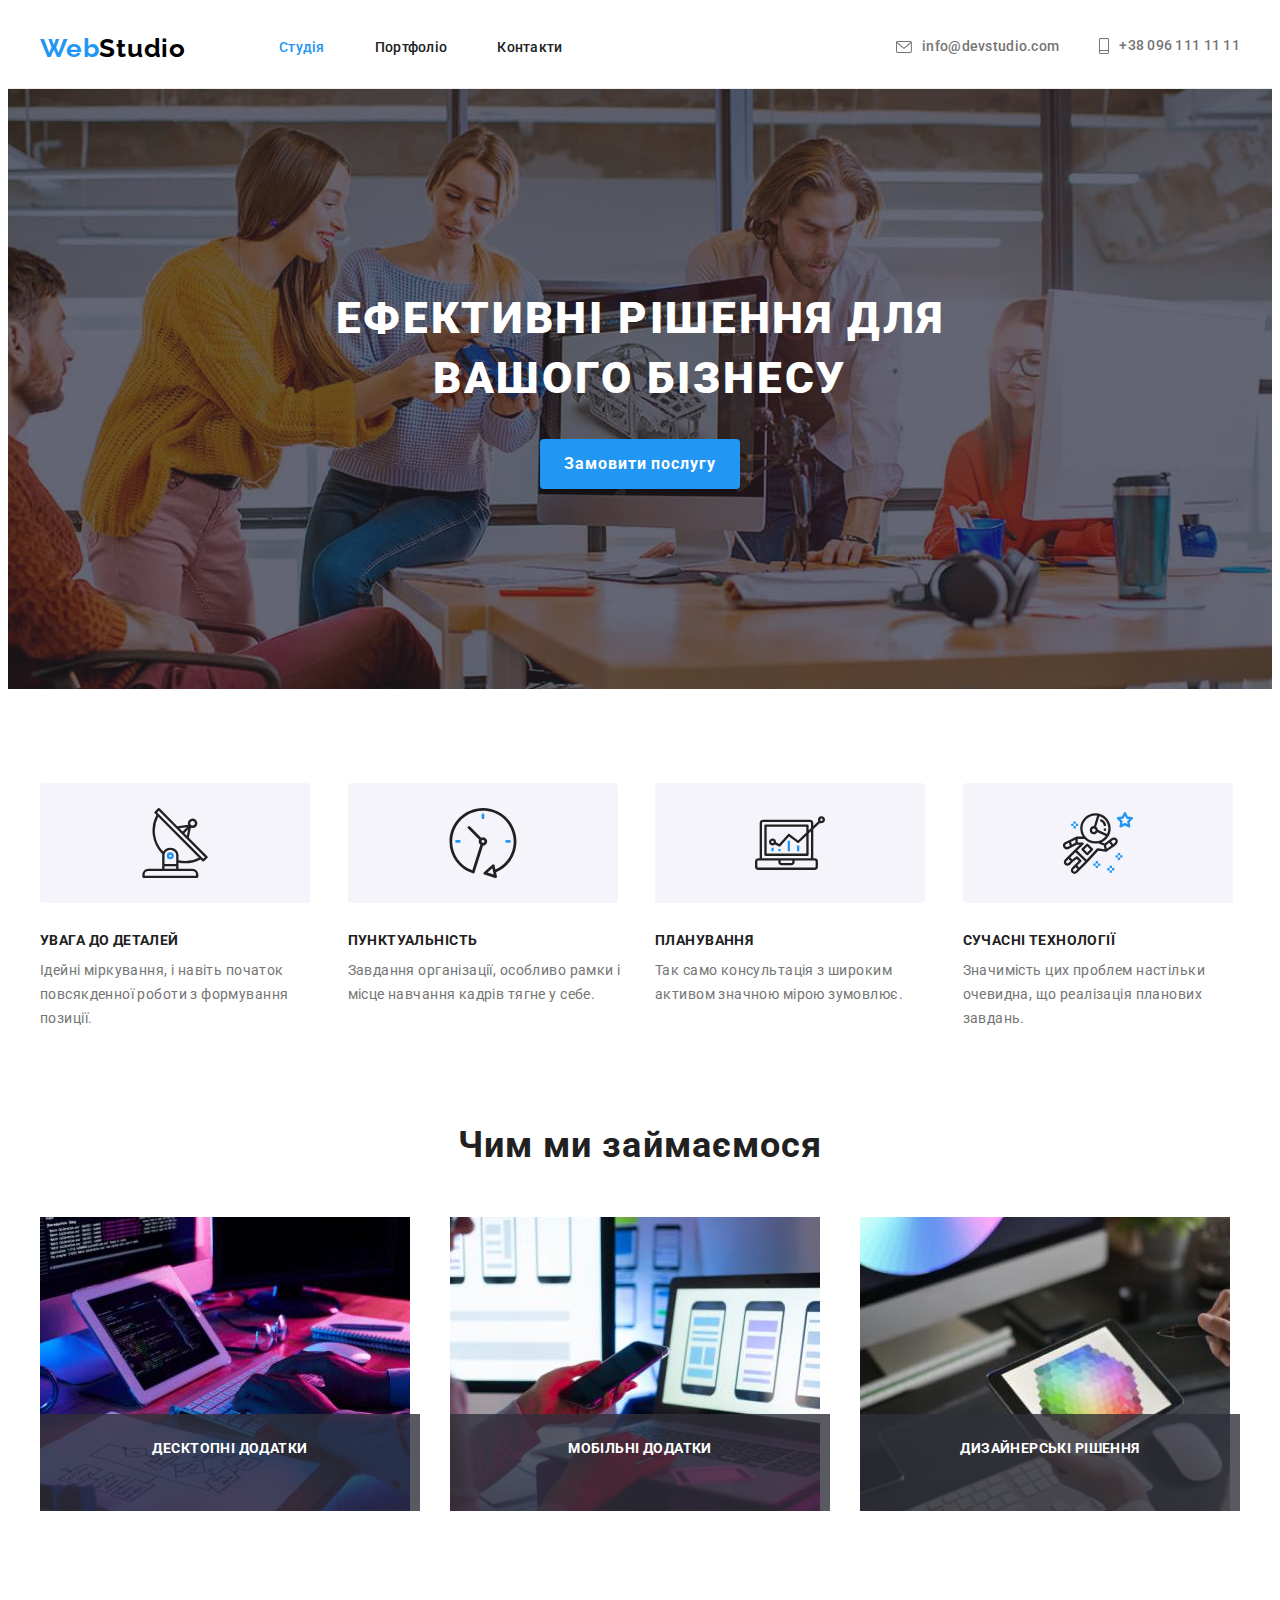
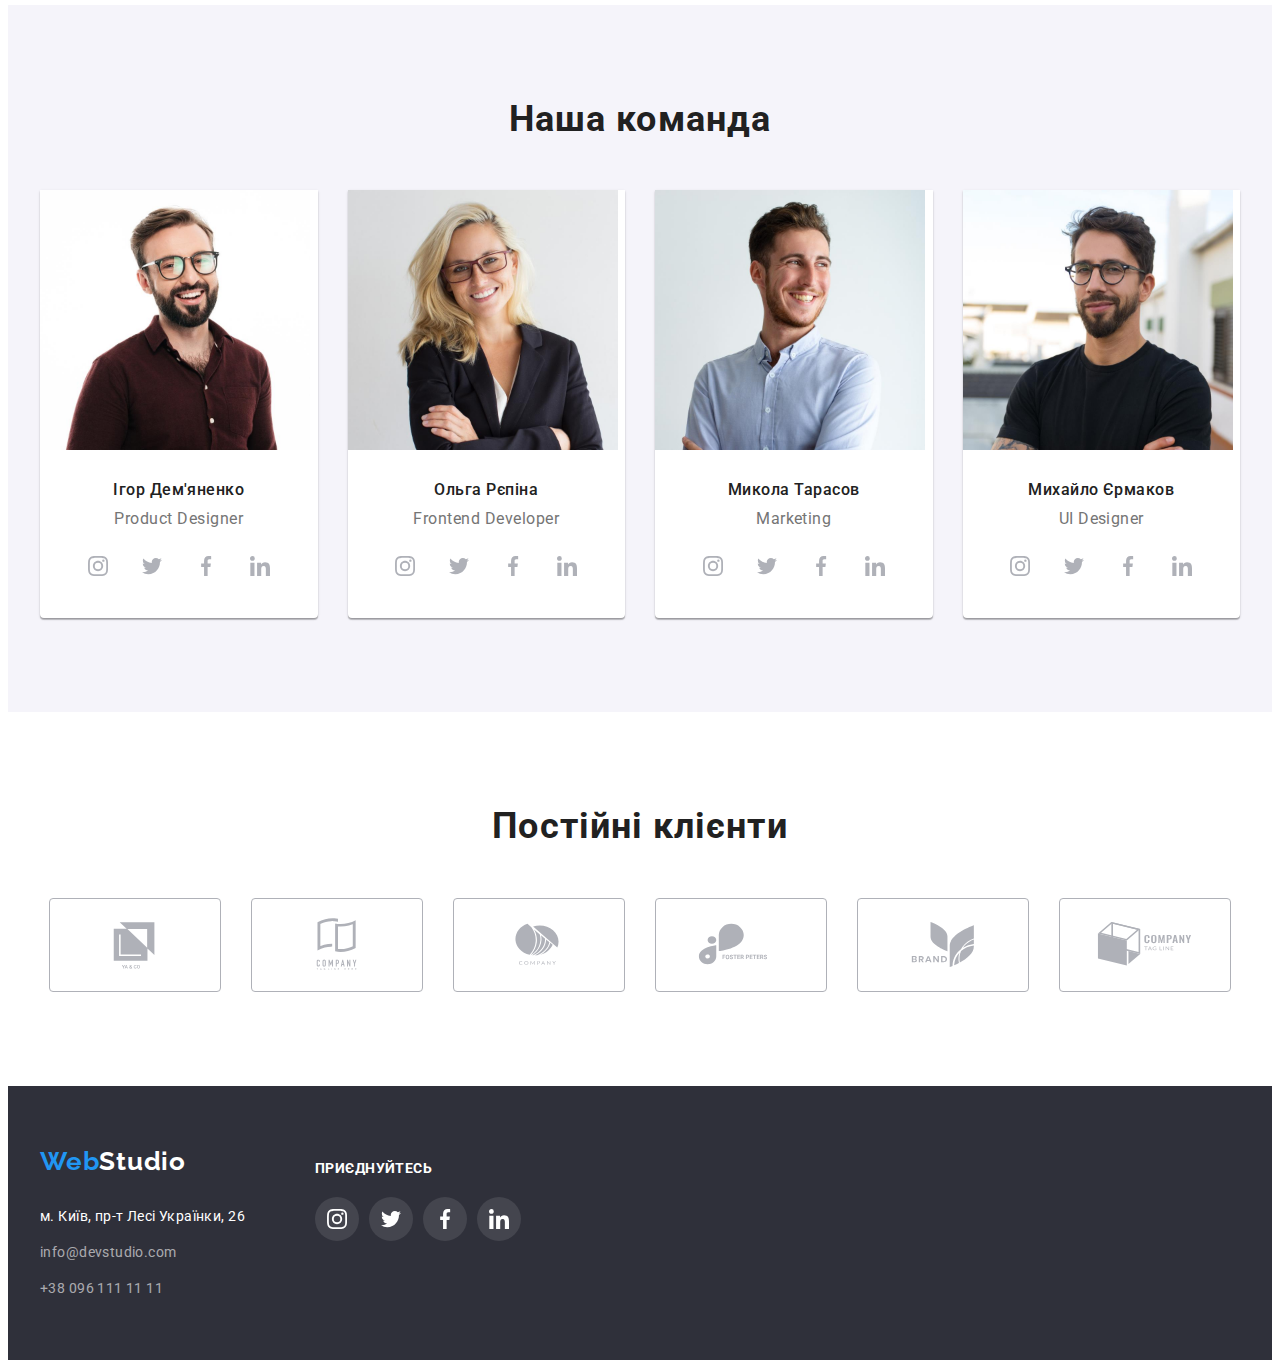
<file: index.html>
<!DOCTYPE html>
<html lang="uk">
  <head>
    <meta charset="UTF-8" />
    <meta name="viewport" content="width=device-width, initial-scale=1.0" />

    <link rel="preconnect" href="https://fonts.googleapis.com" />
    <link rel="preconnect" href="https://fonts.gstatic.com" crossorigin />
    <link
      href="https://fonts.googleapis.com/css2?family=Raleway:wght@700&family=Roboto:wght@400;500;700;900&display=swap"
      rel="stylesheet"
    />
    <link
      rel="stylesheet"
      href="https://cdnjs.cloudflare.com/ajax/libs/modern-normalize/1.1.0/modern-normalize.min.css"
      integrity="sha512-wpPYUAdjBVSE4KJnH1VR1HeZfpl1ub8YT/NKx4PuQ5NmX2tKuGu6U/JRp5y+Y8XG2tV+wKQpNHVUX03MfMFn9Q=="
      crossorigin="anonymous"
      referrerpolicy="no-referrer"
    />
    <link rel="stylesheet" href="./css/styles.css" />
    <title>Document</title>
  </head>
  <body>
    <header class="header-page">
      <div class="container main-nav">
        <nav class="logotype">
          <a href="#" class="logo"><span class="logo-style">Web</span>Studio</a>
          <ul class="site-nav list">
            <li class="item">
              <a href="./index.html" class="link current">Студія</a>
            </li>
            <li class="item">
              <a href="./portfolio.html" class="link">Портфоліо</a>
            </li>
            <li class="item"><a href="#" class="link">Контакти</a></li>
          </ul>
        </nav>
        <ul class="contact-nav list">
          <li class="item">
            <a href="mailto:info@devstudio.com" class="header-link"
              ><svg width="16" height="12" class="contact-icon">
                <use href="./images/icons.svg#icon-mail"></use></svg>info@devstudio.com</a>
          </li>
          <li class="item">
            <a href="tel:+380961111111" class="header-link"
              ><svg width="10" height="16" class="contact-icon">
                <use href="./images/icons.svg#icon-phone"></use></svg>+38 096 111 11 11</a>
          </li>
        </ul>
      </div>
    </header>
    <main>
      <section class="hero-title">
        <h1 class="hero-text">
          Ефективні рішення для <br />
          вашого бізнесу
        </h1>
        <button class="btn-hero btn" type="button">Замовити послугу</button>
      </section>
      <!--Особливості-->
      <section class="section">
        <div class="container">
          <h2 class="visually-hidden">Особливості</h2>
          <ul class="feature-list">
            <li class="feature-title">
              <div class="feature-icon">
                <svg width="70" height="70">
                  <use href="./images/icons.svg#icon-antenna"></use>
                </svg>
              </div>
              <h3 class="title">УВАГА ДО ДЕТАЛЕЙ</h3>
              <p class="text">
                Ідейні міркування, і навіть початок повсякденної роботи з
                формування позиції.
              </p>
            </li>
            <li class="feature-title">
              <div class="feature-icon">
                <svg width="70" height="70">
                  <use href="./images/icons.svg#icon-clock"></use>
                </svg>
              </div>
              <h3 class="title">ПУНКТУАЛЬНІСТЬ</h3>
              <p class="text">
                Завдання організації, особливо рамки і місце навчання кадрів
                тягне у себе.
              </p>
            </li>
            <li class="feature-title">
              <div class="feature-icon">
                <svg width="70" height="70">
                  <use href="./images/icons.svg#icon-diagram"></use>
                </svg>
              </div>
              <h3 class="title">ПЛАНУВАННЯ</h3>
              <p class="text">
                Так само консультація з широким активом значною мірою зумовлює.
              </p>
            </li>
            <li class="feature-title">
              <div class="feature-icon">
                <svg width="70" height="70">
                  <use href="./images/icons.svg#icon-astronaut"></use>
                </svg>
              </div>
              <h3 class="title">СУЧАСНІ ТЕХНОЛОГІЇ</h3>
              <p class="text">
                Значимість цих проблем настільки очевидна, що реалізація
                планових завдань.
              </p>
            </li>
          </ul>
        </div>
      </section>
      <!--Чим ми займаємося-->
      <section class="section-work">
        <div class="container">
          <h2 class="work">Чим ми займаємося</h2>
          <ul class="example">
            <li class="card">
              <div class="card-box">
              <img src="./images/photo1.jpg" alt="Computer" width="370" />
              <p class="card-label">Десктопні додатки</p>
              </div>              
            </li>
            <li class="card">
              <div class="card-box">
              <img src="./images/photo2.jpg" alt="Laptop" width="370" />
              <p class="card-label">Мобільні додатки</p>
              </div>              
            </li>
            <li class="card">
              <div class="card-box">
              <img src="./images/photo3.jpg" alt="Tablet" width="370" />
              <p class="card-label">Дизайнерські рішення</p>
              </div>
              
            </li>
          </ul>
        </div>
      </section>
      <!--Наша команда-->
      <section class="team section">
        <div class="container">
          <h2 class="team-photo">Наша команда</h2>
          <ul class="folder">
            <li class="team-box">
              <img src="./images/phototeam1.jpg" alt="Ihor" width="270" />
              <div class="igor">
                <h3 class="team-name">Ігор Дем'яненко</h3>
                <p class="team-list">Product Designer</p>
              </div>

              <ul class="team-social-list list">
                <li class="team-social-items">
                  <a href="#" class="team-social-link">
                    <svg width="20" height="20" class="team-soc-icons">
                      <use href="./images/icons.svg#icon-instagram"></use>
                    </svg>
                  </a>
                </li>
                <li class="team-social-items">
                  <a href="#" class="team-social-link link">
                    <svg width="20" height="20" class="team-soc-icons">
                      <use href="./images/icons.svg#icon-twitter"></use>
                    </svg>
                  </a>
                </li>
                <li class="team-social-items">
                  <a href="#" class="team-social-link link">
                    <svg width="20" height="20" class="team-soc-icons">
                      <use href="./images/icons.svg#icon-facebook"></use>
                    </svg>
                  </a>
                </li>
                <li class="team-social-items">
                  <a href="#" class="team-social-link link">
                    <svg width="20" height="20" class="team-soc-icons">
                      <use href="./images/icons.svg#icon-linkedin"></use>
                    </svg>
                  </a>
                </li>
              </ul>
            </li>
            <li class="team-box">
              <img src="./images/phototeam2.jpg" alt="Olga" width="270" />
              <div class="olga">
                <h3 class="team-name">Ольга Рєпіна</h3>
                <p class="team-list">Frontend Developer</p>
              </div>
              <ul class="team-social-list list">
                <li class="team-social-items">
                  <a href="#" class="team-social-link link">
                    <svg width="20" height="20" class="team-soc-icons">
                      <use href="./images/icons.svg#icon-instagram"></use>
                    </svg>
                  </a>
                </li>
                <li class="team-social-items">
                  <a href="#" class="team-social-link link">
                    <svg width="20" height="20" class="team-soc-icons">
                      <use href="./images/icons.svg#icon-twitter"></use>
                    </svg>
                  </a>
                </li>
                <li class="team-social-items">
                  <a href="#" class="team-social-link link">
                    <svg width="20" height="20" class="team-soc-icons">
                      <use href="./images/icons.svg#icon-facebook"></use>
                    </svg>
                  </a>
                </li>
                <li class="team-social-items">
                  <a href="#" class="team-social-link link">
                    <svg width="20" height="20" class="team-soc-icons">
                      <use href="./images/icons.svg#icon-linkedin"></use>
                    </svg>
                  </a>
                </li>
              </ul>
            </li>
            <li class="team-box">
              <img src="./images/phototeam3.jpg" alt="Mikola" width="270" />
              <div class="kolya">
                <h3 class="team-name">Микола Тарасов</h3>
                <p class="team-list">Marketing</p>
              </div>
              <ul class="team-social-list list">
                <li class="team-social-items">
                  <a href="#" class="team-social-link link">
                    <svg width="20" height="20" class="team-soc-icons">
                      <use href="./images/icons.svg#icon-instagram"></use>
                    </svg>
                  </a>
                </li>
                <li class="team-social-items">
                  <a href="#" class="team-social-link link">
                    <svg width="20" height="20" class="team-soc-icons">
                      <use href="./images/icons.svg#icon-twitter"></use>
                    </svg>
                  </a>
                </li>
                <li class="team-social-items">
                  <a href="#" class="team-social-link link">
                    <svg width="20" height="20" class="team-soc-icons">
                      <use href="./images/icons.svg#icon-facebook"></use>
                    </svg>
                  </a>
                </li>
                <li class="team-social-items">
                  <a href="#" class="team-social-link link">
                    <svg width="20" height="20" class="team-soc-icons">
                      <use href="./images/icons.svg#icon-linkedin"></use>
                    </svg>
                  </a>
                </li>
              </ul>
            </li>
            <li class="team-box">
              <img src="./images/phototeam4.jpg" alt="Mihaylo" width="270" />
              <div class="miha">
                <h3 class="team-name">Михайло Єрмаков</h3>
                <p class="team-list">UI Designer</p>
              </div>
              <ul class="team-social-list list">
                <li class="team-social-items">
                  <a href="#" class="team-social-link link">
                    <svg width="20" height="20" class="team-soc-icons">
                      <use href="./images/icons.svg#icon-instagram"></use>
                    </svg>
                  </a>
                </li>
                <li class="team-social-items">
                  <a href="#" class="team-social-link link">
                    <svg width="20" height="20" class="team-soc-icons">
                      <use href="./images/icons.svg#icon-twitter"></use>
                    </svg>
                  </a>
                </li>
                <li class="team-social-items">
                  <a href="#" class="team-social-link link">
                    <svg width="20" height="20" class="team-soc-icons">
                      <use href="./images/icons.svg#icon-facebook"></use>
                    </svg>
                  </a>
                </li>
                <li class="team-social-items">
                  <a href="#" class="team-social-link link">
                    <svg width="20" height="20" class="team-soc-icons">
                      <use href="./images/icons.svg#icon-linkedin"></use>
                    </svg>
                  </a>
                </li>
              </ul>
            </li>
          </ul>
        </div>
      </section>
      <!--Постійні клієнти-->
      <section class="section-clients">
        <div class="container">
          <h2 class="clients-title">Постійні клієнти</h2>
          <ul class="clients-list">
            <li class="clients-icon">
              <a href="#" class="icon-link"
                ><svg width="106" height="60" class="company-icon">
                  <use href="./images/icons.svg#icon-YaCo"></use></svg></a>
            </li>
            <li class="clients-icon">
              <a href="#" class="icon-link"
                ><svg width="106" height="60" class="company-icon">
                  <use href="./images/icons.svg#icon-Tagline"></use></svg></a>
            </li>
            <li class="clients-icon">
              <a href="#" class="icon-link"
                ><svg width="106" height="60" class="company-icon">
                  <use href="./images/icons.svg#icon-Company"></use></svg></a>
            </li>
            <li class="clients-icon">
              <a href="#" class="icon-link"
                ><svg width="106" height="60" class="company-icon">
                  <use href="./images/icons.svg#icon-Foster"></use></svg></a>
            </li>
            <li class="clients-icon">
              <a href="#" class="icon-link"
                ><svg width="106" height="60" class="company-icon">
                  <use href="./images/icons.svg#icon-Brand"></use></svg></a>
            </li>
            <li class="clients-icon">
              <a href="#" class="icon-link"
                ><svg width="106" height="60" class="company-icon">
                  <use href="./images/icons.svg#icon-CoTagLi"></use></svg></a>
            </li>
          </ul>
        </div>
      </section>
    </main>
    <footer class="footer-title">
      <div class="container foot-nav">
      <div class="footer-nav">
        <a href="#" class="logo-foot-site"
          ><span class="logo-style">Web</span
          ><span class="logo-footer">Studio</span></a>
        <address class="adress-sity">
          <p class="adress">м. Київ, пр-т Лесі Українки, 26</p>
          <ul class="contact-info">
            <li class="contacttomail">
              <a class="contact" href="mailto:info@devstudio.com"
                >info@devstudio.com</a
              >
            </li>
            <li class="contacttotel">
              <a class="contact" href="tel:+380961111111">+38 096 111 11 11</a>
            </li>
          </ul>
        </address>
      </div>
      <div class="footer-soc-net">
        <h3 class="footer-social-title">приєднуйтесь</h3>
        <ul class="footer-soc-list list">
          <li class="footer-soc-items">
            <a href="#" class="footer-social-link">
              <svg width="20" height="20" class="footer-soc-icons">
                <use href="./images/icons.svg#icon-instagram"></use>
              </svg>
            </a>
          </li>
          <li class="footer-soc-items">
            <a href="#" class="footer-social-link">
              <svg width="20" height="20" class="footer-soc-icons">
                <use href="./images/icons.svg#icon-twitter"></use>
              </svg>
            </a>
          </li>
          <li class="footer-soc-items">
            <a href="#" class="footer-social-link">
              <svg width="20" height="20" class="footer-soc-icons">
                <use href="./images/icons.svg#icon-facebook"></use>
              </svg>
            </a>
          </li>
          <li class="footer-soc-items">
            <a href="#" class="footer-social-link">
              <svg width="20" height="20" class="footer-soc-icons">
                <use href="./images/icons.svg#icon-linkedin"></use>
              </svg>
            </a>
          </li>
        </ul>
      </div>
      </div>
    </footer>
  </body>
</html>
</file>
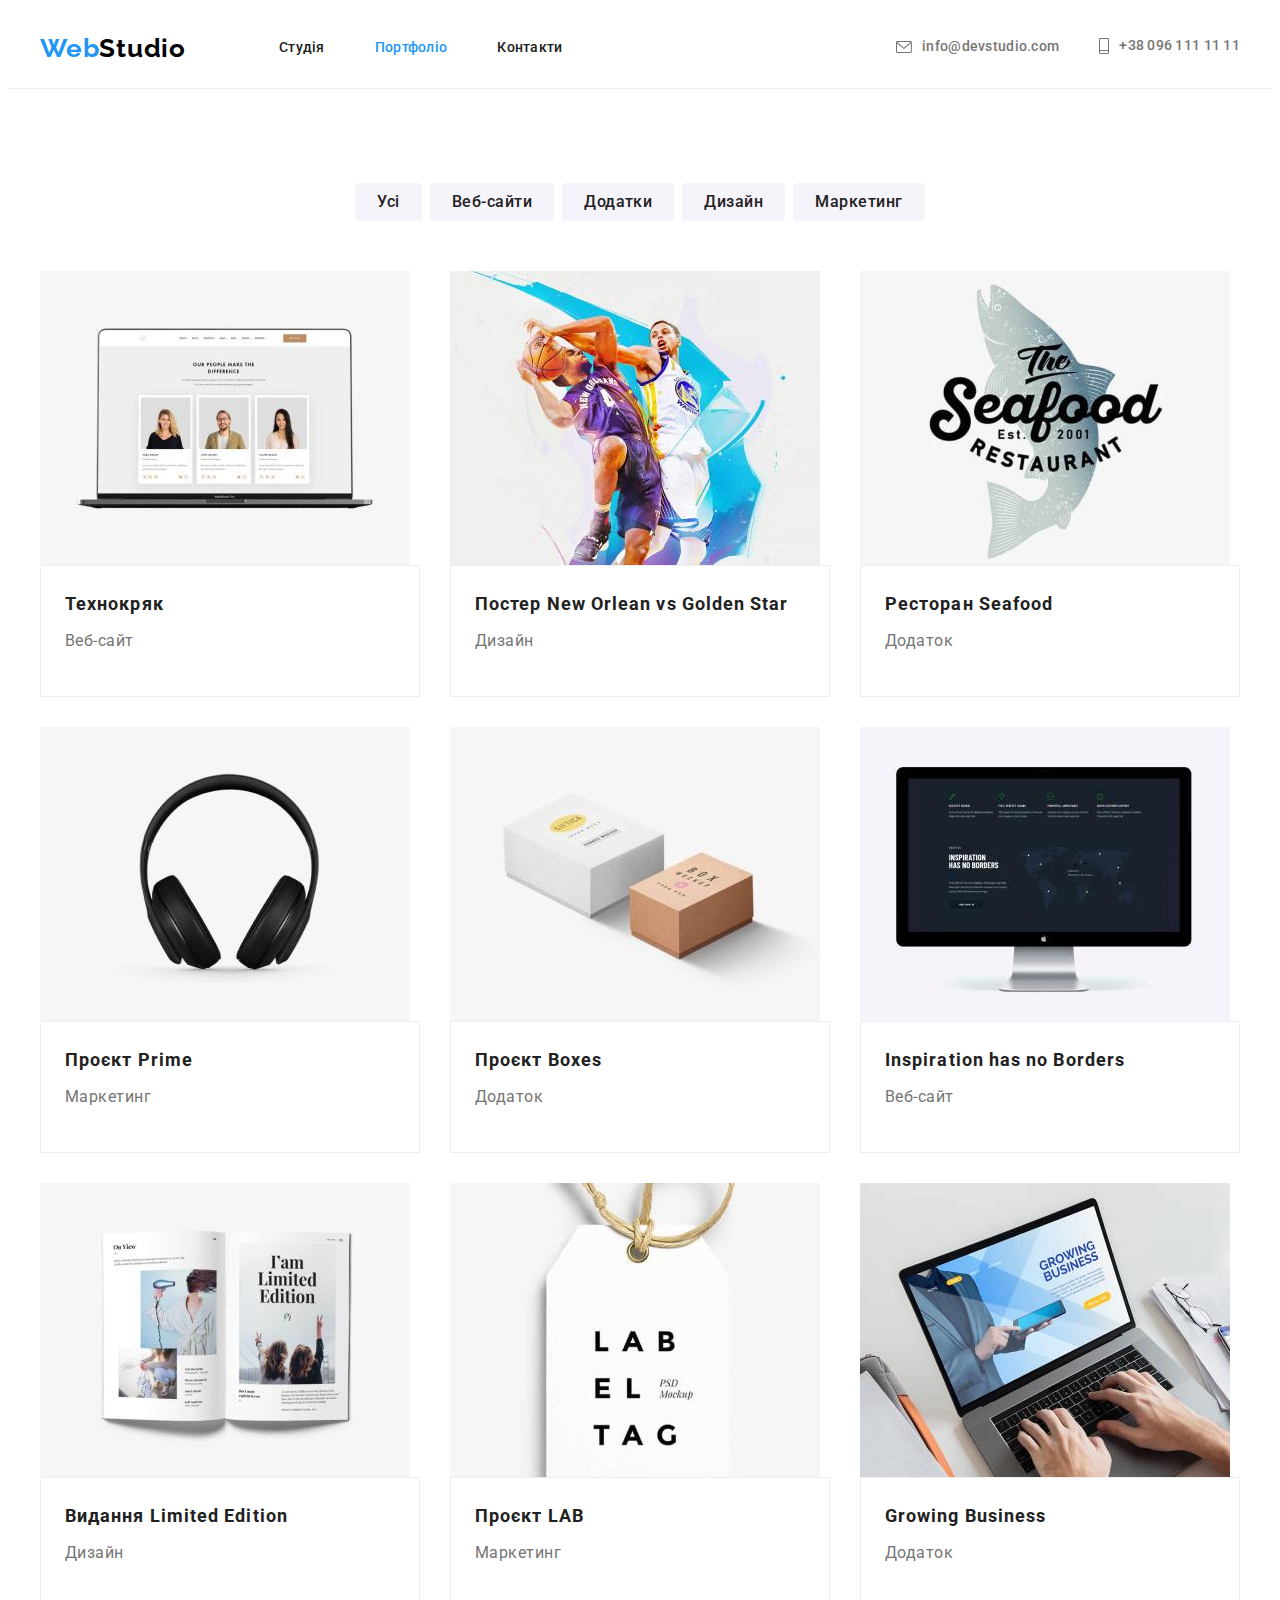
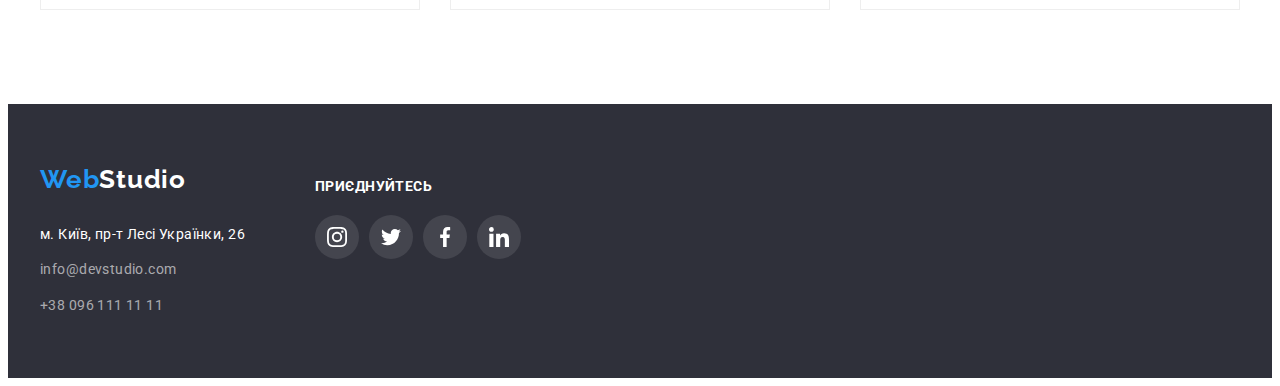
<file: portfolio.html>
<!DOCTYPE html>
<html lang="uk">
  <head>
    <meta charset="UTF-8" />
    <meta name="viewport" content="width=device-width, initial-scale=1.0" />

    <link rel="preconnect" href="https://fonts.googleapis.com" />
    <link rel="preconnect" href="https://fonts.gstatic.com" crossorigin />
    <link
      href="https://fonts.googleapis.com/css2?family=Raleway:wght@700&family=Roboto:wght@400;500;700;900&display=swap"
      rel="stylesheet"
    />
    <link
      rel="stylesheet"
      href="https://cdnjs.cloudflare.com/ajax/libs/modern-normalize/1.1.0/modern-normalize.min.css"
      integrity="sha512-wpPYUAdjBVSE4KJnH1VR1HeZfpl1ub8YT/NKx4PuQ5NmX2tKuGu6U/JRp5y+Y8XG2tV+wKQpNHVUX03MfMFn9Q=="
      crossorigin="anonymous"
      referrerpolicy="no-referrer"
    />
    <link rel="stylesheet" href="./css/styles.css" />

    <title>Document</title>
  </head>
  <body>
    <header class="header-page">
      <div class="container main-nav">
        <nav class="logotype">
          <a href="#" class="logo"><span class="logo-style">Web</span>Studio</a>
          <ul class="site-nav list">
            <li class="item"><a href="./index.html" class="link">Студія</a></li>
            <li class="item">
              <a href="./portfolio.html" class="link current">Портфоліо</a>
            </li>
            <li class="item"><a href="#" class="link">Контакти</a></li>
          </ul>
        </nav>
        <ul class="contact-nav list">
          <li class="item">
            <a href="mailto:info@devstudio.com" class="header-link"
              ><svg width="16" height="12" class="contact-icon"><use href="./images/icons.svg#icon-mail"></use></svg>info@devstudio.com</a
            >
          </li>
          <li class="item">
            <a href="tel:+380961111111" class="header-link"
              ><svg width="10" height="16" class="contact-icon"><use href="./images/icons.svg#icon-phone"></use></svg>+38 096 111 11 11</a
            >
          </li>
        </ul>
      </div>
    </header>
    <main>
      <section class="section">
        <div class="container">
          <h1 class="visually-hidden">Наші роботи</h1>

          <ul class="btn-work">
            <li class="butt">
              <button class="btn-work list" type="button">Усі</button>
            </li>
            <li class="butt">
              <button class="btn-work list" type="button">Веб-сайти</button>
            </li>
            <li class="butt">
              <button class="btn-work list" type="button">Додатки</button>
            </li>
            <li class="butt">
              <button class="btn-work list" type="button">Дизайн</button>
            </li>
            <li class="butt">
              <button class="btn-work list" type="button">Маркетинг</button>
            </li>
          </ul>

          <ul class="project-work">
            <li class="project">
              <a class="project-type" href="#"><img src="./images/people.jpg" alt="ourteam" width="370" /></a>
              <div class="ourworks">
                <h2 class="title-work">Технокряк</h2>
                <p class="text-work">Веб-сайт</p>
              </div>
            </li>
            <li class="project">
              <a class="project-type" href="#"><img src="./images/star.jpg" alt="star" width="370" /></a>
              <div class="ourworks">
                <h2 class="title-work">Постер New Orlean vs Golden Star</h2>
                <p class="text-work">Дизайн</p>
              </div>
            </li>
            <li class="project">
              <a class="project-type" href="#"><img src="./images/seafood.jpg" alt="food" width="370" /></a>
              <div class="ourworks">
                <h2 class="title-work">Ресторан Seafood</h2>
                <p class="text-work">Додаток</p>
              </div>
            </li>
            <li class="project">
              <a class="project-type" href="#"><img src="./images/prime.jpg" alt="prime" width="370" /></a>
              <div class="ourworks">
                <h2 class="title-work">Проєкт Prime</h2>
                <p class="text-work">Маркетинг</p>
              </div>
            </li>
            <li class="project">
              <a class="project-type" href="#"><img src="./images/boxes.jpg" alt="boxes" width="370" /></a>
              <div class="ourworks">
                <h2 class="title-work">Проєкт Boxes</h2>
                <p class="text-work">Додаток</p>
              </div>
            </li>
            <li class="project">
              <a class="project-type" href="#"><img src="./images/borders.jpg" alt="borders" width="370" /></a>
              <div class="ourworks">
                <h2 class="title-work">Inspiration has no Borders</h2>
                <p class="text-work">Веб-сайт</p>
              </div>
            </li>
            <li class="project">
              <a class="project-type" href="#"><img src="./images/limitededition.jpg" alt="limited" width="370" /></a>
              
              <div class="ourworks">
                <h2 class="title-work">Видання Limited Edition</h2>
                <p class="text-work">Дизайн</p>
              </div>
            </li>
            <li class="project">
              <a class="project-type" href="#"><img src="./images/lab.jpg" alt="lab" width="370" /></a>
              <div class="ourworks">
                <h2 class="title-work">Проєкт LAB</h2>
                <p class="text-work">Маркетинг</p>
              </div>
            </li>
            <li class="project">
              <a class="project-type" href="#"><img src="./images/laptop.jpg" alt="laptop" width="370" /></a>
              <div class="ourworks">
                <h2 class="title-work">Growing Business</h2>
                <p class="text-work">Додаток</p>
              </div>
            </li>
          </ul>
        </div>
      </section>
    </main>
    <footer class="footer-title">
      <div class="container foot-nav">
      <div class="footer-nav">
        <a href="#" class="logo-foot-site"
          ><span class="logo-style">Web</span
          ><span class="logo-footer">Studio</span></a>
        <address class="adress-sity">
          <p class="adress">м. Київ, пр-т Лесі Українки, 26</p>
          <ul class="contact-info">
            <li class="contacttomail">
              <a class="contact" href="mailto:info@devstudio.com"
                >info@devstudio.com</a
              >
            </li>
            <li class="contacttotel">
              <a class="contact" href="tel:+380961111111">+38 096 111 11 11</a>
            </li>
          </ul>
        </address>
      </div>
      <div class="footer-soc-net">
        <h3 class="footer-social-title">приєднуйтесь</h3>
        <ul class="footer-soc-list list">
          <li class="footer-soc-items">
            <a href="#" class="footer-social-link">
              <svg width="20" height="20" class="footer-soc-icons">
                <use href="./images/icons.svg#icon-instagram"></use>
              </svg>
            </a>
          </li>
          <li class="footer-soc-items">
            <a href="#" class="footer-social-link">
              <svg width="20" height="20" class="footer-soc-icons">
                <use href="./images/icons.svg#icon-twitter"></use>
              </svg>
            </a>
          </li>
          <li class="footer-soc-items">
            <a href="#" class="footer-social-link">
              <svg width="20" height="20" class="footer-soc-icons">
                <use href="./images/icons.svg#icon-facebook"></use>
              </svg>
            </a>
          </li>
          <li class="footer-soc-items">
            <a href="#" class="footer-social-link">
              <svg width="20" height="20" class="footer-soc-icons">
                <use href="./images/icons.svg#icon-linkedin"></use>
              </svg>
            </a>
          </li>
        </ul>
      </div>
      </div>
    </footer>
  </body>
</html>
</file>
<file: css/styles.css>
:root {
  --primary-text-color: #212121;
  --secondary-text-color: #757575;
  --title-text-color: #000000;
  --accent-color: #2196f3;
  --bg-color: #ffffff;
  --bg-color-black: #2f303a;
  --bg-color-grey: #f5f4fa;
  --primary-bg-color: #f5f5f5;
  --footer-contact: rgba(255, 255, 255, 0.6);
  --icon: #afb1b8;
  --footer-bg-icon: rgba(255, 255, 255, 0.1);
}

body {
  color: var(--primary-text-color);
  background-color: var(--bg-color);
  font-family: "Roboto", sans-serif;
}

h2,
h3,
ul,
li,
p {
  list-style: none;
  margin: 0;
  padding: 0;
}

.list {
  padding: 0;
  margin: 0;
}

.section {
  padding-top: 94px;
  padding-bottom: 94px;
}

h1 {
  margin: 0;
}

/* header */

.header-page {
  border-bottom: 1px solid #ececec;
}

.main-nav {
  display: flex;
  align-items: center;
}

.container {
  margin-left: auto;
  margin-right: auto;
  width: 1200px;
  padding-left: 15px;
  padding-right: 15px;
}

.logotype {
  display: flex;
  align-items: center;
}

.logo {
  margin-right: 93px;
  color: var(--title-text-color);
  font-family: "Raleway", sans-serif;
  font-weight: 700;
  font-size: 26px;
  line-height: 1.19;
  letter-spacing: 0.03em;
  text-decoration: none;
}

.logo-style {
  color: var(--accent-color);
}

.link {
  color: var(--primary-text-color);
  text-decoration: none;
}

.site-nav .link:hover,
.site-nav .link:focus {
  color: var(--accent-color);
}

.site-nav .link {
  display: block;
  padding-top: 32px;
  padding-bottom: 32px;
}

.site-nav {
  display: flex;
  color: var(--primary-text-color);
  font-weight: 500;
  font-size: 14px;
  line-height: 1.14;
  letter-spacing: 0.02em;
}

.site-nav .item {
  margin-right: 50px;
}

.site-nav .item:last-child {
  margin-right: 0;
}

.site-nav .link.current {
  color: var(--accent-color);
}

.header-link {
  display: inline-flex;
  justify-content: center;
  align-items: center;
  color: var(--secondary-text-color);
  text-decoration: none;
}

.contact-nav .header-link:hover,
.contact-nav .header-link:focus {
  color: var(--accent-color);
}

.contact-nav {
  display: flex;
  justify-content: center;
  align-items: center;
  font-weight: 500;
  font-size: 14px;
  line-height: 1.14;
  letter-spacing: 0.02em;
}

.contact-nav {
  margin-left: auto;
}

.contact-nav .item + .item {
  margin-left: 40px;
}

.contact-icon {
  fill: currentColor;
  margin-right: 10px;
}

/* hero */

.hero-title {
  padding-top: 200px;
  padding-bottom: 200px;
  background-color: var(--bg-color-black);
  color: var(--bg-color);
  text-align: center;
  background-image: linear-gradient(
      rgba(47, 48, 58, 0.4),
      rgba(47, 48, 58, 0.4)
    ),
    url(../images/hero.jpg);
  background-repeat: no-repeat;
  background-size: cover;
  background-position: center;
  max-width: 1600px;
  margin: 0 auto;
}

.hero-text {
  margin-top: 0;
  margin-bottom: 30px;
  font-weight: 900;
  font-size: 44px;
  line-height: 1.36;
  letter-spacing: 0.06em;
  text-transform: uppercase;
}

/* button */

.btn-hero {
  padding: 10px 24px;
  color: var(--bg-color);
  font-family: "Roboto", sans-serif;
  background-color: var(--accent-color);
  cursor: pointer;
  box-shadow: 0px 4px 4px rgba(0, 0, 0, 0.15);
  border-radius: 4px;
  font-weight: 700;
  font-size: 16px;
  line-height: 1.9;
  letter-spacing: 0.06em;
  border: none;
}

.btn-hero.btn:active {
  color: var(--bg-color);
  background-color: #188ce8;
}

.btn-hero:hover,
.btn-hero:focus {
  background-color: #188ce8;
}

.btn-work {
  justify-content: center;
  color: var(--primary-text-color);
  font-family: "Roboto", sans-serif;
  background-color: var(--bg-color);
  font-weight: 500;
  font-size: 16px;
  line-height: 1.6;
  letter-spacing: 0.03em;
  cursor: pointer;
}

.butt {
  margin-right: 8px;
}

.butt:last-child {
  margin-right: 0;
}

.btn-work .list {
  background: #f5f4fa;
  border-radius: 4px;
  border: none;
  padding: 6px 22px;
}

.btn-work.list:hover,
.btn-work.list:focus {
  color: var(--bg-color);
  background-color: var(--accent-color);
  box-shadow: 0px 3px 1px rgba(0, 0, 0, 0.1), 0px 1px 2px rgba(0, 0, 0, 0.08),
    0px 2px 2px rgba(0, 0, 0, 0.12);
}

/* особливості */

.title {
  margin-top: 0;
  margin-bottom: 0;
  padding-bottom: 10px;
  color: var(--primary-text-color);
  font-weight: 700;
  font-size: 14px;
  line-height: 1.14;
  letter-spacing: 0.03em;
  text-transform: uppercase;
}

.feature-title {
  margin-top: 0;
  margin-right: 30px;
  margin-bottom: 0;
}

.feature-title:last-child {
  margin-right: 0;
}

.text {
  margin-top: 0;
  margin-bottom: 0;
  color: var(--secondary-text-color);
  font-size: 14px;
  line-height: 1.71;
  letter-spacing: 0.03em;
}

.visually-hidden {
  position: absolute;
  width: 1px;
  height: 1px;
  margin: -1px;
  border: 0;
  padding: 0;
  white-space: nowrap;
  clip-path: inset(100%);
  clip: rect(0 0 0 0);
  overflow: hidden;
}

.feature-list {
  display: flex;
}

.feature-list > .feature-title {
  flex-basis: calc((100% - 3 * 30px / 4));
}

.feature-icon {
  display: flex;
  justify-content: center;
  align-items: center;
  background-color: var(--bg-color-grey);
  border-radius: 4px;
  margin-bottom: 30px;
  width: 270px;
  height: 120px;
}

/* чим ми займаємося */

.example {
  display: flex;
}

.work {
  margin-top: 0;
  margin-bottom: 50px;
  color: var(--primary-text-color);
  font-weight: 700;
  font-size: 36px;
  line-height: 1.16;
  text-align: center;
  letter-spacing: 0.03em;
}

.section-work {
  padding-top: 0;
  padding-bottom: 94px;
}

.card {
  margin-right: 30px;
}

.card:last-child {
  margin-right: 0;
}

.example > .card {
  flex-basis: calc(100% / 3);
}

.card-box {
  position: relative;
}

.card-label {
  position: absolute;
  bottom: 0;
  width: 100%;
  height: 70px;
  padding-top: 27px;
  color: var(--bg-color);
  background: rgba(47, 48, 58, 0.8);
  font-weight: 700;
  font-size: 14px;
  line-height: 1.14;
  text-align: center;
  letter-spacing: 0.03em;
  text-transform: uppercase;
}

/* наша команда */

.team {
  color: var(--primary-text-color);
  background-color: var(--bg-color-grey);
}

.folder {
  display: flex;
}

.team-photo {
  margin-top: 0;
  margin-bottom: 50px;
  font-weight: 700;
  font-size: 36px;
  line-height: 1.16;
  text-align: center;
  letter-spacing: 0.03em;
}

.team-name {
  margin-top: 0;
  margin-bottom: 10px;
  font-weight: 500;
  font-size: 16px;
  line-height: 1.19;
  text-align: center;
  letter-spacing: 0.03em;
}

.team-box {
  margin-right: 30px;
  color: var(--primary-text-color);
  background-color: var(--bg-color);
  box-shadow: 0px 1px 3px rgba(0, 0, 0, 0.12), 0px 1px 1px rgba(0, 0, 0, 0.14),
    0px 2px 1px rgba(0, 0, 0, 0.2);
  border-radius: 0px 0px 4px 4px;
}

.team-box:last-child {
  margin-right: 0;
}

.team-list {
  margin-top: 0;
  margin-bottom: 16px;
  color: var(--secondary-text-color);
  font-size: 16px;
  line-height: 1.19;
  text-align: center;
  letter-spacing: 0.03em;
}

.igor {
  padding-top: 30px;
}

.olga {
  padding-top: 30px;
}

.kolya {
  padding-top: 30px;
}

.miha {
  padding-top: 30px;
}

img {
  display: block;
  max-width: 100%;
  height: auto;
}

.folder > .team-box {
  flex-basis: calc(100% / 4);
}

.team-social-list {
  display: flex;
  justify-content: center;
  align-items: center;
  padding-bottom: 30px;
}

.team-social-items {
  width: 44px;
  height: 44px;
}

.team-social-items:not(:last-child) {
  margin-right: 10px;
}

.team-social-link {
  width: 100%;
  height: 100%;
  display: flex;
  border-radius: 50%;
  justify-content: center;
  align-items: center;
  color: var(--icon);
}

.team-social-link:hover,
.team-social-link:focus {
  background-color: var(--accent-color);
  color: var(--bg-color);
}

.team-soc-icons {
  fill: currentColor;
}

/* Постійні клієнти */

.section-clients {
  padding-top: 94px;
  padding-bottom: 94px;
}

.clients-title {
  margin-top: 0;
  margin-bottom: 50px;
  font-weight: 700;
  font-size: 36px;
  line-height: 1.16;
  text-align: center;
  letter-spacing: 0.03em;
}

.clients-list {
  display: flex;
  justify-content: center;
  align-items: center;
}

.clients-icon {
  width: 170px;
  height: 92px;
  border: 1px solid #afb1b8;
  border-radius: 4px;
}

.icon-link {
  display: flex;
  justify-content: center;
  align-items: center;
  width: 100%;
  height: 100%;
  fill: var(--icon);
}

.clients-icon:not(:last-child) {
  margin-right: 30px;
}

.clients-icon .icon-link:hover,
.clients-icon .icon-link:focus {
  fill: var(--accent-color);
  border-color: var(--accent-color);
}

.clients-icon:hover,
.clients-icon:focus {
  border-color: var(--accent-color);
}

/* footer */

.footer-title {
  margin-left: auto;
  margin-right: auto;
  padding-left: 15px;
  padding-right: 15px;
  padding-top: 60px;
  padding-bottom: 60px;
  background-color: var(--bg-color-black);
}

.foot-nav {
  display: flex;
}

.footer-nav {
  margin-right: 70px;
}

.logo-foot-site {
  font-family: "Raleway", sans-serif;
  font-weight: 700;
  font-size: 26px;
  line-height: 1.19;
  letter-spacing: 0.03em;
  text-decoration: none;
}

.logo-footer {
  color: var(--bg-color);
}

.adress-sity {
  margin-top: 28px;
}

.adress {
  padding: 0;
  margin-bottom: 12px;
  color: var(--bg-color);
  font-style: normal;
  font-weight: 400;
  font-size: 14px;
  line-height: 1.7;
  letter-spacing: 0.03em;
}

.contact {
  color: var(--footer-contact);
  font-style: normal;
  font-weight: 400;
  font-size: 14px;
  line-height: 1.7;
  letter-spacing: 0.03em;
  text-decoration: none;
}

.contact-info .contact:hover,
.contact-info .contact:focus {
  color: var(--accent-color);
}

.contact-info {
  padding-left: 0;
  margin-top: 0;
  margin-bottom: 0;
}

.contacttomail {
  margin-bottom: 12px;
}

.footer-soc-net {
  padding-top: 15px;
}

.footer-social-title {
  color: var(--bg-color);
  font-size: 14px;
  line-height: 1.14;
  letter-spacing: 0.03em;
  text-transform: uppercase;
  margin-bottom: 20px;
}

.footer-soc-list {
  display: flex;
}

.footer-soc-items {
  width: 44px;
  height: 44px;
}

.footer-soc-items:not(:last-child) {
  margin-right: 10px;
}

.footer-social-link {
  width: 100%;
  height: 100%;
  display: flex;
  border-radius: 50%;
  justify-content: center;
  align-items: center;
  fill: var(--bg-color);
  background-color: var(--footer-bg-icon);
}

.footer-social-link:hover,
.footer-social-link:focus {
  background-color: var(--accent-color);
}

.team-soc-icons {
  fill: currentColor;
}

/* портфоліо */

.btn-work {
  display: flex;
}

.title-work {
  color: var(--primary-text-color);
  font-weight: 700;
  font-size: 18px;
  line-height: 2;
  letter-spacing: 0.06em;
  margin-bottom: 4px;
}

.text-work {
  color: var(--secondary-text-color);
  font-size: 16px;
  line-height: 1.9;
  letter-spacing: 0.03em;
  margin-bottom: 20px;
}

.project-work {
  display: flex;
  flex-wrap: wrap;
  margin-top: 50px;
  margin-bottom: 0;
  padding-left: 0;
}

.project-work > .project {
  width: calc((100% - 60px) / 3);
}

.project {
  margin-right: 30px;
  margin-bottom: 30px;
  cursor: pointer;
}

.project:hover {
  box-shadow: 0px 1px 1px rgba(0, 0, 0, 0.12), 0px 4px 4px rgba(0, 0, 0, 0.06),
    1px 4px 6px rgba(0, 0, 0, 0.16);
}

.project-type:focus {
  box-shadow: 0px 1px 1px rgba(0, 0, 0, 0.12), 0px 4px 4px rgba(0, 0, 0, 0.06),
    1px 4px 6px rgba(0, 0, 0, 0.16);
}

.project:nth-child(3n) {
  margin-right: 0;
}

.project:nth-last-child(-n + 3) {
  margin-bottom: 0;
}

.ourworks {
  padding-top: 20px;
  padding-right: 24px;
  padding-bottom: 20px;
  padding-left: 24px;
  margin-top: 0;
  border: 1px solid #eeeeee;
}
</file>
